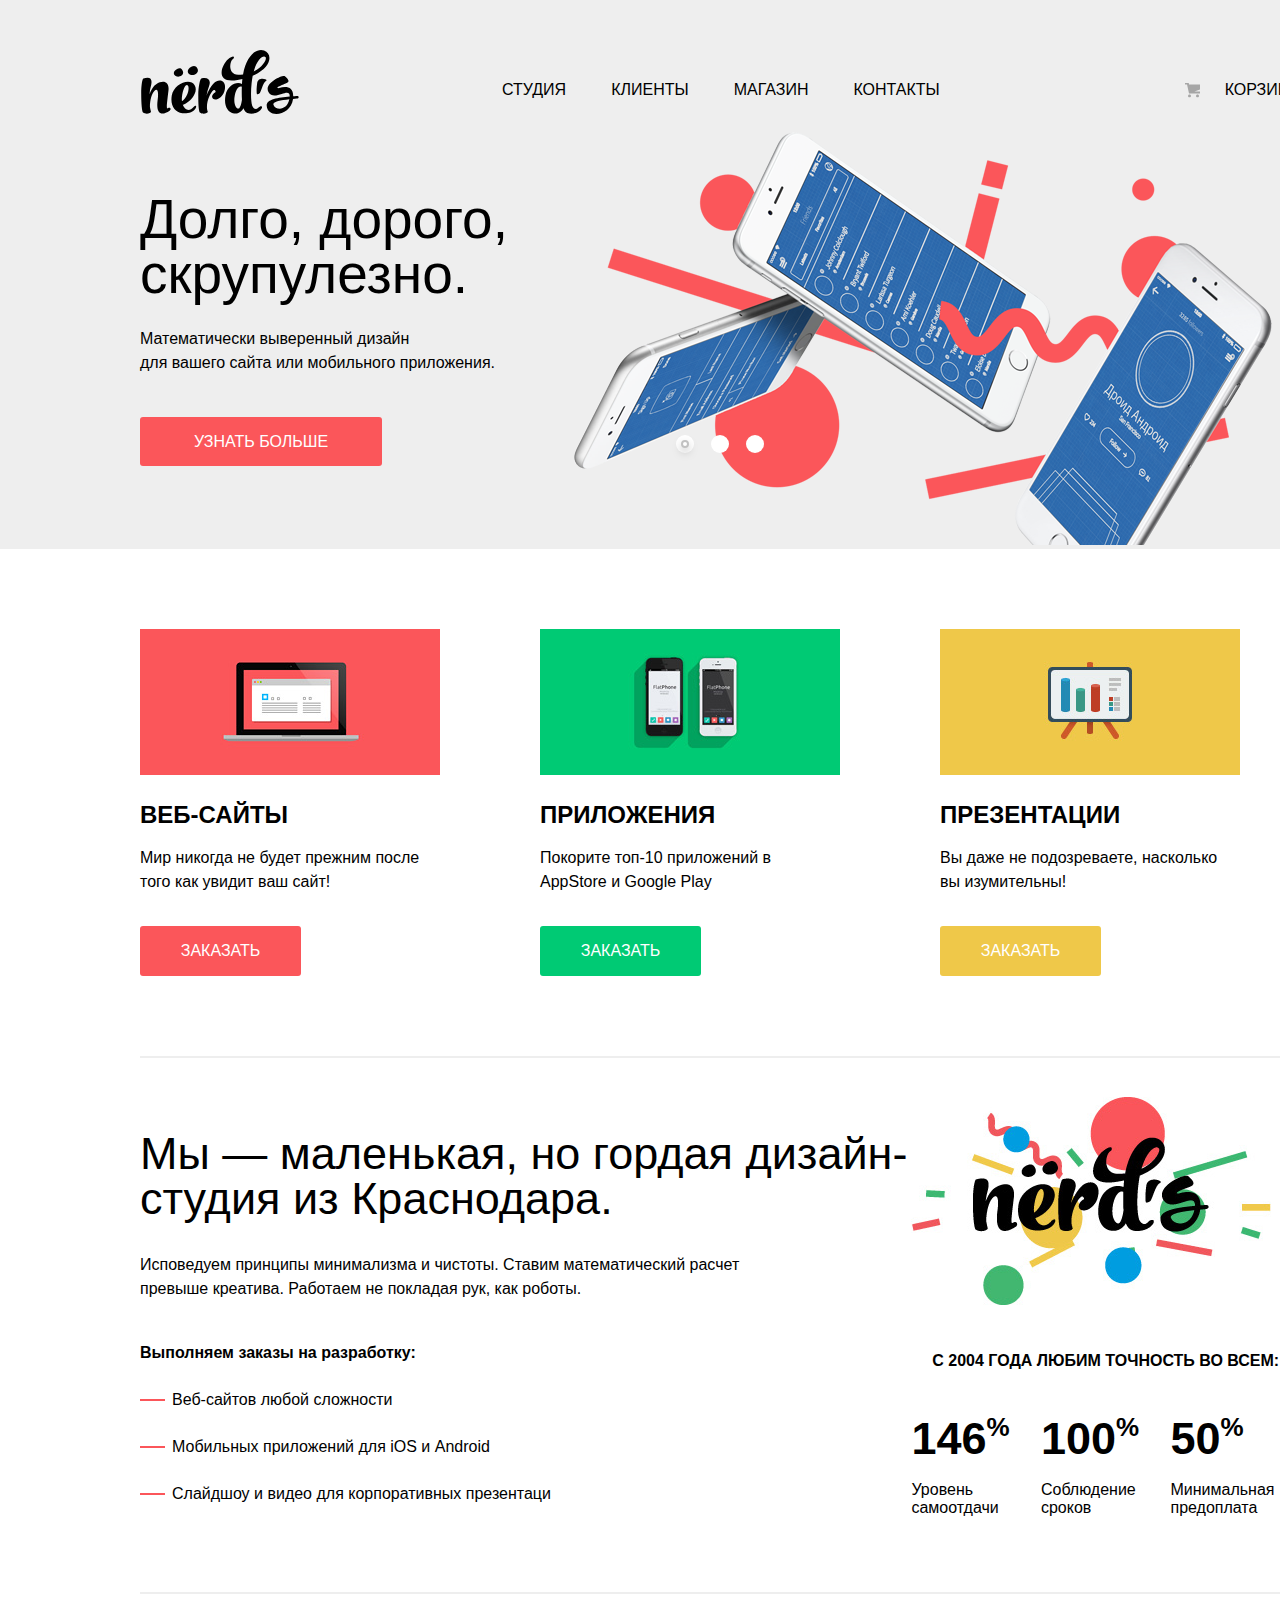
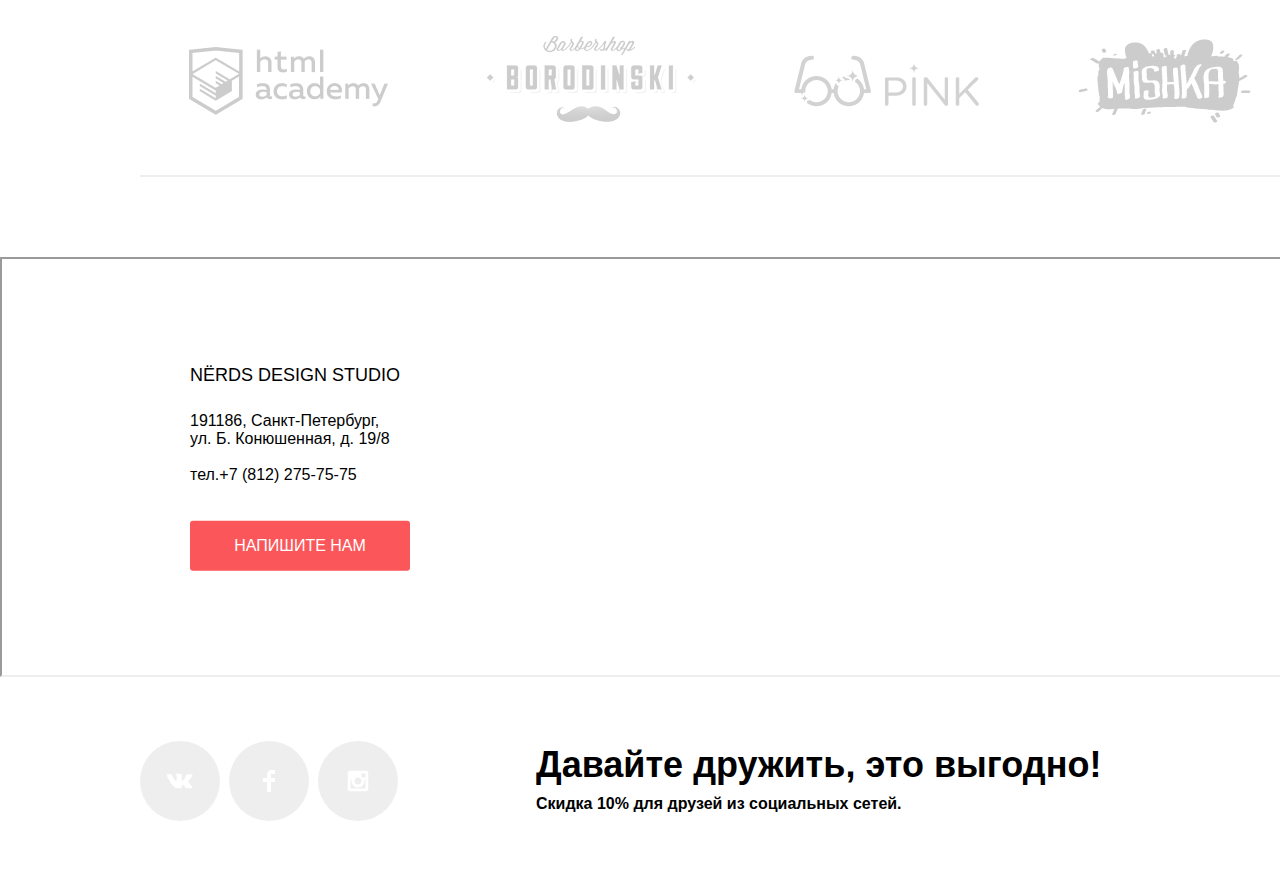
<file: index.html>
<!DOCTYPE html>
<html class="page" lang="ru">
  <head>
    <meta charset="utf-8">
    <title>HTML Academy: Нёрдс</title>
    <link rel="stylesheet" href="css/normalize.css">
    <link rel="stylesheet" href="css/style.min.css">
    <link rel="icon" href="favicon.ico">
    <link rel="apple-touch-icon" href="favicon/180.png">
    <link rel="manifest" href="manifest.webmanifest">
  </head>

  <body class="page-body">
    
    <header class="main-header">
      <div class="container">
        <div class="logo"> 
          <a class="main-header-logo">
            <img src="img/nerds-logo.svg" width="160" height="65" alt="Логотип дизайн-студии Нердс">
          </a>
        </div>
        <nav class="main-navigation">        
          <ul class="list-unstyle site-navigation">
            <li><a href="#">Студия</a></li>
            <li><a href="#">Клиенты</a></li>
            <li><a href="catalog.html">Магазин</a></li>
            <li><a href="#">Контакты</a></li>
          </ul>       
        </nav>
        <div class="basket">
          <a class="site-link" href="basket.html">Корзина</a>
        </div>  
      </div>
    </header>
      
    <main>
      <h1 class="visually-hidden">Дизайн-студия "Нердс"</h1> 
      <div class="slider">
        <ul class="slider-list list-unstyle container">           
          <li class="slider-itm slider-1 slide slide-active"> 
            <p class="slider-text">Долго, дорого,<br>
             скрупулезно.</p> 
            <p class="slider-text-mini">Математически выверенный дизайн<br>
             для вашего сайта или мобильного приложения.</p>
            <a aria-label="Переход на страницу Каталога" class="push-button btn-slide" href="catalog.html">УЗНАТЬ БОЛЬШЕ</a>   
          </li>
          <li class="slider-itm img2 slide">  
            <p class="slider-text">Любим математику <br>
             как никто другой</p> 
            <p class="slider-text-mini">Никакого креатива, только математические формулы <br>
             для расчета идеальных пропорций</p>
            <a aria-label="Переход на страницу Каталога" class="push-button btn-slide" href="catalog.html">УЗНАТЬ БОЛЬШЕ</a>        
          </li>
          <li class="slider-itm img3 slide">   
            <p class="slider-text">Только ночь, <br>
             только хардкор</p> 
            <p class="slider-text-mini">Работать днем, как все? Мы против этого. <br>
             Ближе к полуночи работа только начинается..</p>
            <a aria-label="Переход на страницу Каталога" class="push-button btn-slide" href="catalog.html">УЗНАТЬ БОЛЬШЕ</a>
          </li>
        </ul>
        <div class="slider-controls">
          <button class="current" type="button" aria-label="Первый слайд"></button>
          <button type="button" aria-label="Второй слайд"></button>
          <button type="button" aria-label="Третий слайд"></button>
        </div>              
      </div>   
       
      <section class="services container">    
        <ul class="list-unstyle services-list">
          <li class="services-item">            
            <div class="block-web"></div>      
            <h3>Веб-сайты</h3>
            <p>Мир никогда не будет прежним после того как увидит ваш сайт!</p>
            <a aria-label="переход в корзину покупок" class="push-button btn-" href="#">Заказать</a>
          </li>
          <li class="services-item">
            <div class="block-apps"></div>
            <h3>Приложения</h3>
            <p>Покорите топ-10 приложений в AppStore и Google Play</p>
            <a aria-label="переход в корзину покупок" class="push-button btn-green" href="#">Заказать</a>
          </li>
          <li class="services-item">
            <div class="block-presentation"></div>
            <h3>Презентации</h3>
            <p>Вы даже не подозреваете, насколько вы изумительны!</p>
            <a aria-label="переход в корзину покупок" class="push-button btn-yellow" href="#">Заказать</a>
          </li>
        </ul>
      </section>
      
      <section class="advantage container"> 
        <div class="advantage-text">
          <h2>Мы — маленькая, но гордая дизайн-студия из Краснодара.</h2>
          <p>
            Исповедуем принципы минимализма и чистоты. Ставим математический расчет <br>
            превыше креатива. Работаем не покладая рук, как роботы.     
          </p>
          <h4>Выполняем заказы на разработку:</h4>
          <ul class="list-unstyle">
            <li class="advatage-itm">Веб-сайтов любой сложности</li>
            <li class="advatage-itm">Мобильных приложений для iOS и Android</li>
            <li class="advatage-itm">Слайдшоу и видео для корпоративных презентаци</li>
          </ul>
        </div>
        
        <div class="advantage-tabl">
          <div class="advantage-img">
            <img src="img/nerds-illustration.jpg" alt="Иллюстрация">
          </div>             
          <h4>с 2004 года Любим точность во всем:</h4>
          <ul class="advantage-list list-unstyle">
            <li class="advantage-number">146<span class="advantage-percent">%</span>
              <p>Уровень самоотдачи</p>
            </li>
            <li class="advantage-number">100<span class="advantage-percent">%</span>
              <p>Соблюдение сроков</p>
            </li>
            <li class="advantage-number">50<span class="advantage-percent">%</span>
              <p>Минимальная предоплата</p>
            </li>
          </ul>
        </div>
      </section>
      
      <div class="projects container">
        <ul class="projects-list list-unstyle">
          <li class="projects-item">
            <a aria-label="Переход на сайт HTML Academy" href="https://htmlacademy.ru/intensive/htmlcss">
              <img src="img/logo-htmlacadeny.png" width="199" height="68" alt="Логотип HTML Academy">
            </a>
          </li>
          <li class="projects-item">
            <a>
              <img src="img/logo-borodinski.png" width="209" height="90" alt="Логотип Borodinski">
            </a>
          </li>
          <li class="projects-item">
            <a>
              <img src="img/logo-pink.png" width="185" height="52" alt="Логотип Pink">
            </a>
          </li>
          <li class="projects-item">
            <a>
              <img src="img/logo-mishka.png" width="173" height="84" alt="Логотип Mishka">  
            </a>               
          </li>    
        </ul>
      </div>

      <section class="contacts">
        <img class="contacts-map" src="img/map.jpg" width="1440" height="416" alt="Офис компании по адресу ул. Большая Конюшенная 19/8, Санкт-Петербург">  
        <iframe src="https://www.google.com/maps/embed?pb=!1m18!1m12!1m3!1d1998.6037872533216!2d30.320858716066727!3d59.93871648187625!2m3!1f0!2f0!3f0!3m2!1i1024!2i768!4f13.1!3m3!1m2!1s0x4696310fca145cc1%3A0x42b32648d8238007!2z0JHQvtC70YzRiNCw0Y8g0JrQvtC90Y7RiNC10L3QvdCw0Y8g0YPQuy4sIDE5LzgsINCh0LDQvdC60YIt0J_QtdGC0LXRgNCx0YPRgNCzLCAxOTExODY!5e0!3m2!1sru!2sru!4v1615476993012!5m2!1sru!2sru"
          width="1440" 
          height="416" 
          allowfullscreen title="Офис компании по адресу ул. Большая Конюшенная 19/8, Санкт-Петербург"
          class="map-frame"
        >  
        </iframe>
        <div class="contacts-block">
          <h3>NЁRDS DESIGN STUDIO</h3>
          <p>191186, Санкт-Петербург,<br>
            ул. Б. Конюшенная, д. 19/8 <br>
            <br>
            тел.<a class="contacts-phone" href="tel:+7812757575">+7 (812) 275-75-75</a>
          </p>
          <a aria-label="переход в модальное окно контактов" class="push-button btn-contacts" id="#">Напишите нам</a>
        </div>
      </section>
    </main>
     
    <footer class="main-footer container">  
      <div class="social">
        <ul class="list-unstyle">
          <li>
            <a class="social-button" href="#">            
              <span class="visually-hidden">Вконтакте</span>
              <svg aria-hidden="true" focusable="false" width="27" height="15" viewBox="0 0 27 15">
              <path d="M16.138 11.51C17.094 11.201 18.318 13.55 19.621 14.449C20.599 15.13 21.348 14.983 21.348 14.983L24.821 14.933C24.821 14.933 26.636 14.821 25.778 13.379C25.707 13.259 25.275 12.31 23.193 10.357C21.016 8.31404 21.311 8.64504 23.932 5.11304C25.529 2.96004 26.168 1.64504 25.968 1.08504C25.776 0.546037 24.603 0.686037 24.603 0.686037L20.69 0.713037C20.309 0.714037 19.986 0.832037 19.839 1.22804C19.836 1.23204 19.218 2.89404 18.394 4.30704C16.653 7.29604 15.958 7.45504 15.67 7.26804C15.009 6.83504 15.176 5.53104 15.176 4.60404C15.176 1.70704 15.608 0.499037 14.33 0.187037C13.903 0.0830374 13.591 0.0150374 12.502 0.00503741C11.11 -0.0159626 9.92797 0.00503743 9.25797 0.334037C8.81297 0.557037 8.47197 1.04604 8.67897 1.07404C8.93897 1.10904 9.52197 1.23404 9.83397 1.66004C10.235 2.21204 10.223 3.44904 10.223 3.44904C10.223 3.44904 10.452 6.86004 9.68297 7.28304C9.15497 7.57304 8.43297 6.98104 6.87997 4.26704C6.08697 2.87904 5.48797 1.34504 5.48797 1.34504C5.48797 1.34504 5.37197 1.06004 5.16197 0.904037C4.91197 0.719037 4.56197 0.660037 4.56197 0.660037L0.84797 0.684037C0.84797 0.684037 0.28997 0.700037 0.0849697 0.946037C-0.0970303 1.16404 0.0699697 1.61404 0.0699697 1.61404C0.0699697 1.61404 2.97897 8.49504 6.27297 11.961C9.29297 15.143 12.725 14.932 12.725 14.932H14.28C14.28 14.932 14.749 14.878 14.989 14.62C15.213 14.38 15.203 13.929 15.203 13.929C15.203 13.929 15.172 11.82 16.138 11.51Z" 
                fill="var(--basic-white)"/>
              </svg>
            </a>
          </li>
          <li>
            <a class="social-button" href="#">
              <span class="visually-hidden">Фейсбук</span>
              <svg aria-hidden="true" focusable="false" width="12" height="22" viewBox="0 0 12 22">
              <path d="M12 4V0H8C5.79086 0 4 1.79086 4 4V8H0V12H4V22H8V12H12V8H8V4H12Z" 
                fill="var(--basic-white)"/>
              </svg>
            </a>
          </li>
          <li>
            <a class="social-button" href="#">
              <span class="visually-hidden">Инстаграм</span>
              <svg aria-hidden="true" focusable="false" width="21" height="21" viewBox="0 0 21 21">
              <path fill-rule="evenodd" clip-rule="evenodd" d="M3 0H18C19.65 0 21 1.35 21 3V18C21 19.65 19.65 21 18 21H3C1.35 21 0 19.65 0 18V3C0 1.35 1.35 0 3 0ZM14 10.5C14 8.57 12.43 7 10.5 7C8.57 7 7 8.57 7 10.5C7 12.43 8.57 14 10.5 14C12.43 14 14 12.43 14 10.5ZM3 18V9H4.181C4.0626 9.49127 4.00186 9.99467 4 10.5C4 14.0899 6.91015 17 10.5 17C14.0899 17 17 14.0899 17 10.5C16.9986 9.99464 16.9379 9.49118 16.819 9H18V18H3ZM14 7H18V3H14V7Z" 
                fill="var(--basic-white)"/>
              </svg>              
            </a>
          </li>
        </ul>  
      </div>  
      <div class="text-footer">
        <h2>Давайте дружить, это выгодно!</h2>
        <p>Скидка 10% для друзей из социальных сетей.</p>
      </div>
    </footer>

    <div class="appoiment appoiment-login">
      <form class="appoiment-form" action="https://echo.htmlacademy.ru/courses" method="post">
        <h2>Напишите нам</h2> 
        <div class="appoiment-item">
          <p class="appoiment-fm">
            <label for="login">Ваше имя:</label>        
            <input type="text" id="login" value="Имя Фамилия"> 
          </p> 
          <p class="appoiment-fm">     
            <label class="email" for="email">Ваше email:</label>       
            <input type="text" id="email" value="email@example.com">  
          </p> 
        </div>
        <p class="appoiment-item">        
          <label class="letter" for="info">Текст письма:</label>      
          <textarea name="info" id="info" rows="4">В свободной форме</textarea>  
        </p>   
        <button class="push-button btn-form" type="submit" value="">Отправить</button>                   
      </form> 
      <a class="appoiment-close">
        <span class="visually-hidden">Закрыть</span>
        <svg width="21" height="21" viewBox="0 0 21 21">
        <g clip-path="url(#clip0)">
        <path d="M13.3391 10.5088L20.7163 3.13165C21.1056 2.74233 21.1056 2.1058 20.7163 1.71647L19.3011 0.300294C18.9118 -0.0890303 18.2752 -0.0890303 17.8859 0.300294L10.5088 7.67844L3.13163 0.301295C2.7423 -0.0880295 2.10577 -0.0880295 1.71645 0.301295L0.301271 1.71647C-0.0880537 2.1058 -0.0880537 2.74233 0.301271 3.13165L7.67842 10.5088L0.301271 17.8859C-0.0880537 18.2753 -0.0880537 18.9118 0.301271 19.3011L1.71745 20.7163C2.10678 21.1056 2.74331 21.1056 3.13263 20.7163L10.5098 13.3392L17.8869 20.7163C18.2762 21.1056 18.9128 21.1056 19.3021 20.7163L20.7173 19.3011C21.1066 18.9118 21.1066 18.2753 20.7173 17.8859L13.3391 10.5088Z" 
          fill="#fb565a" fill-opacity="0.3"/>
        </g>
        <defs>
          <clipPath id="clip0">
            <rect width="21" height="21" fill="white"/>
          </clipPath>
        </defs>
        </svg>
      </a>      
    </div>
   
    <script src="js/popup.min.js"></script>
    <script src="js/map.min.js"></script>
  
  </body>
 
</html>
</file>
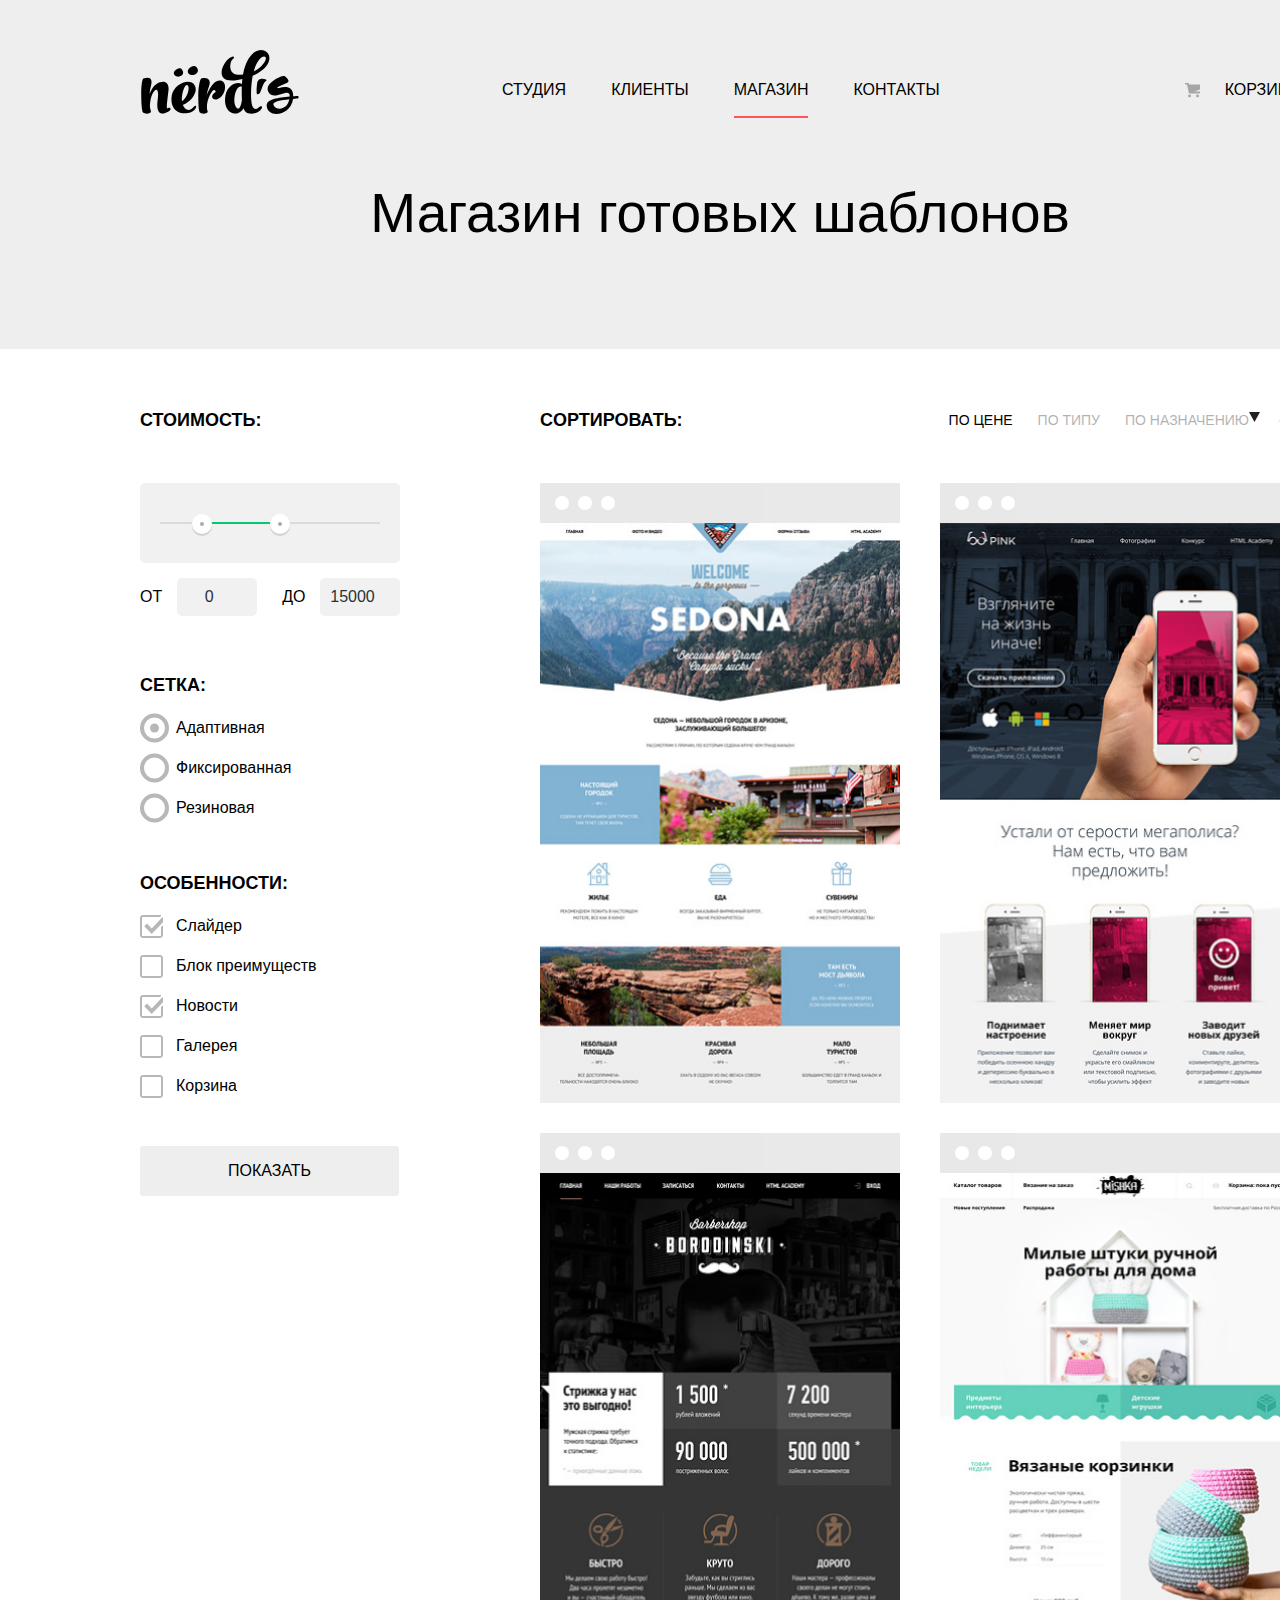
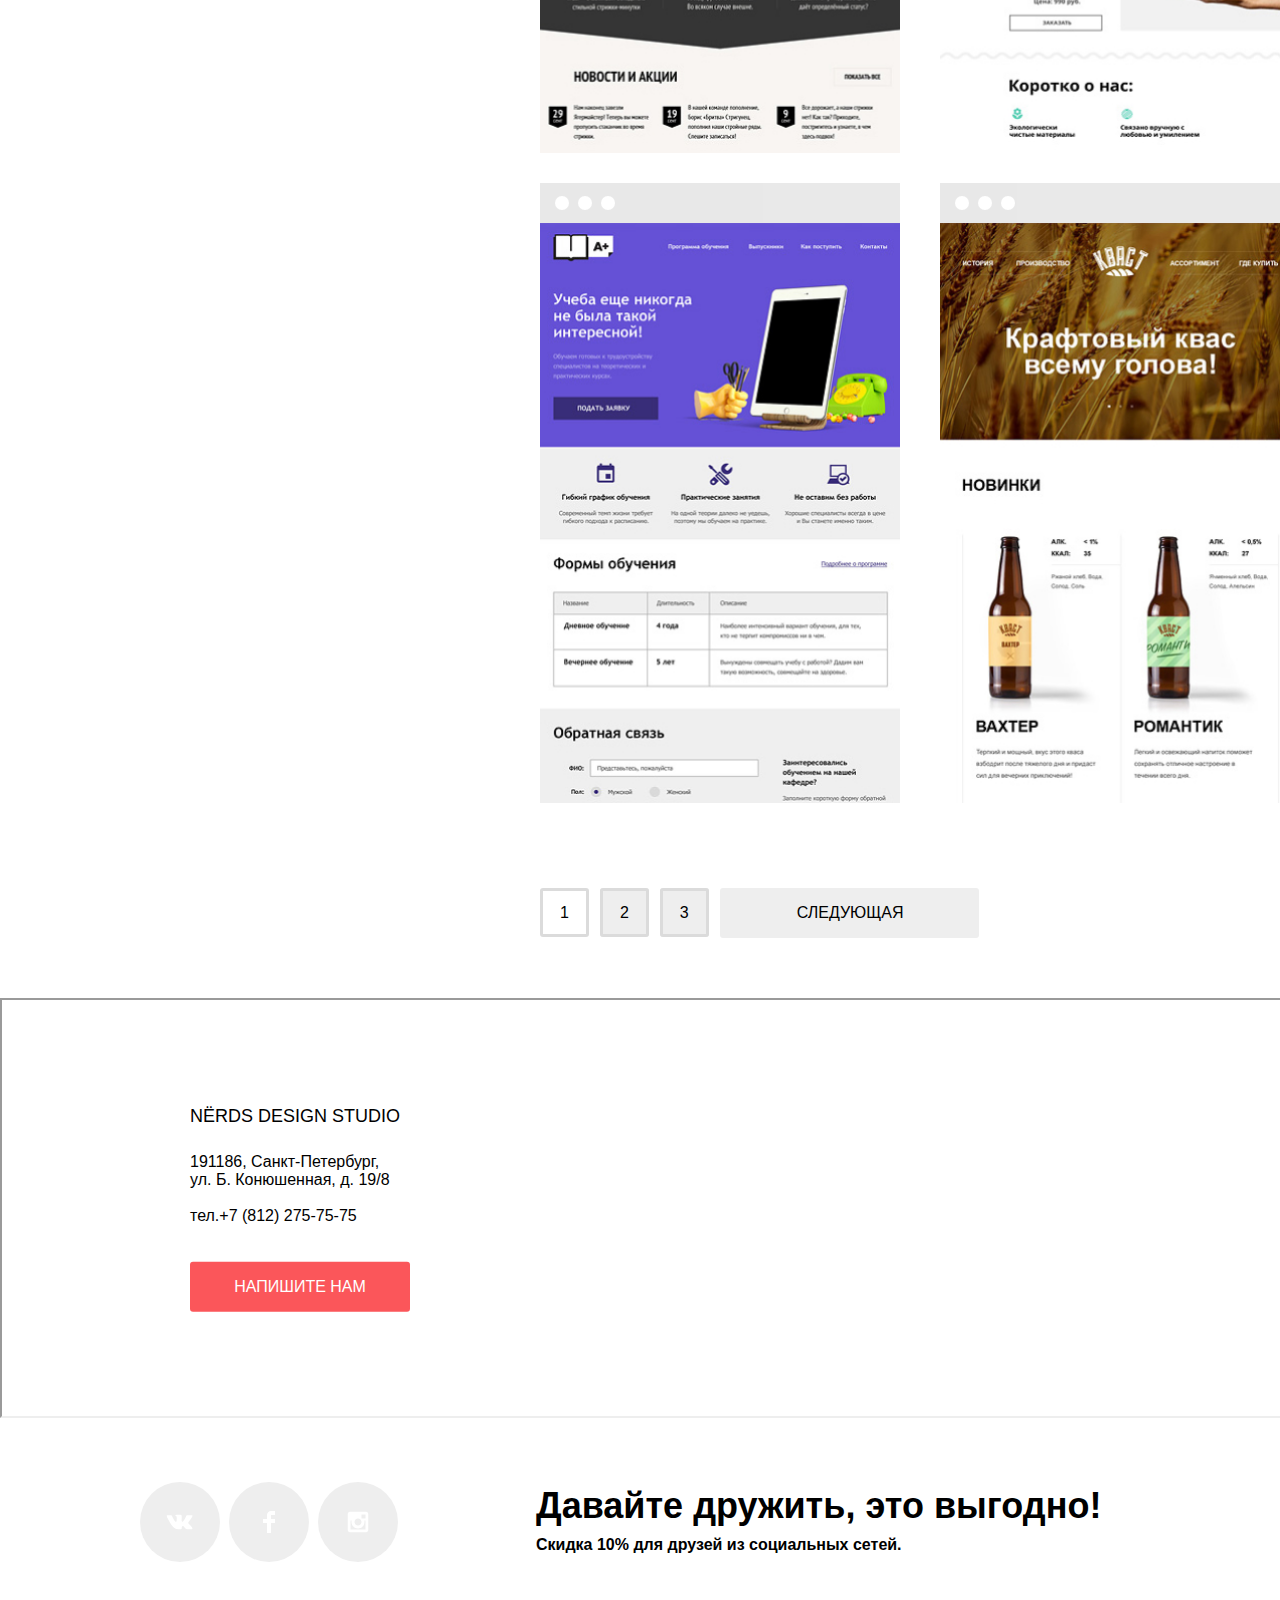
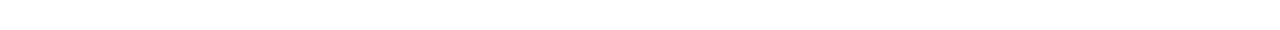
<file: catalog.html>
<!DOCTYPE html>
<html class="page" lang="ru">
  <head>
    <meta charset="utf-8">
    <title>HTML Academy: Нёрдс</title>
    <link rel="stylesheet" href="css/normalize.css">
    <link rel="stylesheet" href="css/style.min.css">
    <link rel="icon" href="favicon.ico">
    <link rel="apple-touch-icon" href="favicon/180.png">
    <link rel="manifest" href="manifest.webmanifest">
  </head>

  <body class="page-body">

    <header class="main-header">
      <div class="container">
        <div class="logo"> 
          <a class="main-header-logo logo-catalog" href="index.html">
            <img src="img/nerds-logo.svg" width="160" height="65" alt="Логотип дизайн-студии Нердс">
          </a>
        </div>
        <nav class="main-navigation">        
          <ul class="list-unstyle site-navigation">
            <li><a href="#">Студия</a></li>
            <li><a href="#">Клиенты</a></li>
            <li><a class="site-navigation-current" href="#">Магазин</a></li>
            <li><a href="#">Контакты</a></li>
          </ul>       
        </nav>
        <div class="basket">
          <a class="site-link" href="basket.html">Корзина</a>
        </div>  
      </div>
    </header>
  
    <main >
      <h1 class="main-heading">Магазин готовых шаблонов</h1> 
      <div class="page-catalog container"> 
        <form class="filters" method="get" action="https://echo.htmlacademy.ru" target="_blank">
          <fieldset class="filter-item">
            <legend>Стоимость:</legend>
            <div class="range-filter">
              <div class="range-controls">
                <div class="scale">
                  <div class="bar">
                  </div>
                </div>
                <div class="toggle toggle-min" tabindex="0">
                </div>
                <div class="toggle toggle-max" tabindex="0">
                </div>
              </div>
              <div class="price-controls">
                <label class="min-price">
                  ОТ <input type="number" name="min-price" value="0">
                </label>
                <label class="max-price">
                  ДО <input type="number" name="max-price" value="15000">
                </label>
              </div>
            </div>
          </fieldset>      
          
          <fieldset class="filter">
            <legend>Сетка:</legend>
            <ul class="list-unstyle">
              <li class="filter-option filter-radio">
                <input class="visually-hidden filter-input-radio filter-input" type="radio" name="product-group" value="adaptive" id="filter-adaptive" checked>
                <label for="filter-adaptive">Адаптивная</label>
              </li>
              <li class="filter-option filter-radio">
                <input class="visually-hidden filter-input-radio filter-input" type="radio" name="product-group" value="fixed" id="filter-fixed" >
                <label for="filter-fixed">Фиксированная</label>
              </li>
              <li class="filter-option filter-radio">
                <input class="visually-hidden filter-input-radio filter-input" type="radio" name="product-group" value="strech" id="filter-strech">
                <label for="filter-strech">Резиновая</label>
              </li>
            </ul>
          </fieldset> 

          <fieldset class="filter">
            <legend>Особенности:</legend>          
            <ul class="list-unstyle">
              <li class="filter-option filter-checkbox">
                <input class="visually-hidden filter-input-checkbox" type="checkbox" name="slider" id="filter-slider" checked>
                <label for="filter-slider">Слайдер</label>
              </li>
              <li class="filter-option filter-checkbox">
                <input class="visually-hidden filter-input-checkbox" type="checkbox" name="edge" id="filter-edge">
                <label for="filter-edge">Блок преимуществ</label>
              </li>
              <li class="filter-option filter-checkbox">
                <input class="visually-hidden filter-input-checkbox" type="checkbox" name="news" id="filter-news" checked>
                <label for="filter-news">Новости</label>
              </li>
              <li class="filter-option filter-checkbox">
                <input class="visually-hidden filter-input-checkbox" type="checkbox" name="gallery" id="filter-gallery">
                <label for="filter-gallery">Галерея</label>
              </li>
              <li class="filter-option filter-checkbox">
                <input class="visually-hidden filter-input-checkbox" type="checkbox" name="basker" id="filter-basker">
                <label for="filter-basker">Корзина</label>
              </li>            
            </ul>
          </fieldset> 
          <button class="btn-gray" type="submit">Показать</button>             
          
        </form>

        <div class="products">  
          <section class="breadcrumbs">  
            <h2 class="breadcrumbs-title">Cортировать:</h2>
            <ul class="list-unstyle">
              <li>
                <a class="breadcrumbs-link" href="#">По цене</a>
              </li>
              <li>
                <a class="breadcrumbs-link breadcrumbs-ncurrent" href="#">По типу</a>
              </li>
              <li>
                <a class="breadcrumbs-link breadcrumbs-ncurrent" href="#">По назначению</a>
              </li> 
            </ul> 
            <div class="breadcrumbs-nav">
              <a>
                <span class="visually-hidden">Вниз</span>
                <svg width="11" height="10" viewBox="0 0 11 10">
                  <path d="M5.5 10L0 0H11" fill="#231f20" fill-opacity="1"/>
                </svg>              
              </a>            
              <a>
                <span class="visually-hidden">Вверх</span>
                <svg width="11" height="10" viewBox="0 0 11 10">
                <path d="M5.5 0L0 10H11L5.5 0Z" fill="#a6a6a6" fill-opacity="0.2"/>
                </svg>
              </a>  
            </div>
          </section> 

          <section class="catalog"> 
            <ul class="catalog-list list-unstyle">
              <li class="catalog-item">
                <div class="card-head">
                  <ul class="card-path list-unstyle">
                    <li></li>
                    <li></li>
                    <li ></li>
                  </ul>
                </div>
                <div class="modal-list catalog-price">
                  <a aria-label="Подробнее о сайте Sedona здесь" href="#"><h2>Sedona</h2></a>            
                  <p>Информационный сайт для туристов</p>
                  <a aria-label="Добавить в корзину сайт Sedona" class="btn-card" href="#">9 900 ₽</a>                          
                </div> 
                <img class="card-img" src="img/img-sedona.jpg" width="360" height="580" alt="Стартовая страница сайта Sedona">
              </li>
              <li class="catalog-item">
                <div class="card-head">
                  <ul class="card-path list-unstyle">
                    <li></li>
                    <li></li>
                    <li></li>
                  </ul>
                </div>
                <div class="modal-list catalog-price">
                  <a aria-label="Подробнее о сайте Pink App здесь" href="#"><h2>Pink App</h2></a>            
                  <p>Продуктовый лендинг
                    приложения для iOS и Android
                  </p>
                  <a aria-label="Добавить в корзину сайт Pink App" class="btn-card" href="#">9 900 ₽</a> 
                </div> 
                <img class="card-img" src="img/img-pink.jpg" width="360" height="580" alt="Стартовая страница сайта Pink App">
              </li>
              <li class="catalog-item"> 
                <div class="card-head">
                  <ul class="card-path list-unstyle">
                    <li></li>
                    <li></li>
                    <li></li>
                  </ul>
                </div>
                <div class="modal-list catalog-price">
                  <a aria-label="Подробнее о сайте Barbershop здесь" href="#"><h2>Barbershop</h2></a>            
                  <p>Сайт салона красоты.
                    Для мужчин, да.
                  </p>
                  <a aria-label="Добавить в корзину сайт Barbershopp" class="btn-card" href="#">9 900 ₽</a> 
                </div>
                <img class="card-img" src="img/img-barbershop.jpg" width="360" height="580" alt="Стартовая страница сайта Barbershopp">
              </li>
              <li class="catalog-item">
                <div class="card-head">
                  <ul class="card-path list-unstyle">
                    <li></li>
                    <li></li>
                    <li></li>
                  </ul>
                </div>
                <div class="modal-list catalog-price">              
                  <a aria-label="Подробнее о сайте MISHKA здесь" href="#"><h2>MISHKA</h2></a>            
                  <p>Интернет-магазин
                    вязаных игрушек
                  </p>
                  <a aria-label="Добавить в корзину сайт MISHKA" class="btn-card" href="#">9 900 ₽</a>  
                </div> 
                <img class="card-img" src="img/img-mishka.jpg" width="360" height="580" alt="Стартовая страница сайта MISHKA">
              </li> 
              <li class="catalog-item">
                <div class="card-head">
                  <ul class="card-path list-unstyle">
                    <li></li>
                    <li></li>
                    <li></li>
                  </ul>
                </div>
                <div class="modal-list catalog-price">   
                  <a aria-label="Подробнее о сайте A Plus здесь" href="#"><h2>A Plus</h2></a>            
                  <p>Лендинг курсов повышения
                    квалификации
                  </p>
                  <a aria-label="Добавить в корзину сайт A Plus" class="btn-card" href="#">9 900 ₽</a> 
                </div> 
                <img class="card-img" src="img/img-aplus.jpg" width="360" height="580" alt="Стартовая страница сайта A Plus">
              </li>
              <li class="catalog-item">
                <div class="card-head">
                  <ul class="card-path list-unstyle">
                    <li></li>
                    <li></li>
                    <li></li>
                  </ul>
                </div>
                <div class="modal-list catalog-price"> 
                  <a aria-label="Подробнее о сайте КВАСТ здесь" href="#"><h2>КВАСТ</h2></a>            
                  <p>Промо-сайт производителя
                    крафтового кваса
                  </p>
                  <a aria-label="Добавить в корзину сайт КВАСТ" class="btn-card" href="#">9 900 ₽</a> 
                </div>
                <img class="card-img" src="img/img-kvast.jpg" width="360" height="580" alt="Стартовая страница сайта КВАСТ">
              </li>              
            </ul>   
          </section>

          <div class="pagination">
            <ul class="pagination-list list-unstyle">
              <li class="pagination-item pagination-item-current">
                <a>1</a>
              </li>
              <li class="pagination-item">
                <a href="#">2</a>
              </li>
              <li class="pagination-item">
                <a href="#">3</a>
              </li>                             
            </ul>
            <a class="push-button btn-pagination" href="#">Следующая</a> 
          </div>       
        </div>
      </div>

      <section class="contacts">
        <img class="contacts-map" src="img/map.jpg" width="1440" height="416" alt="Карта">  
        <iframe
          src="https://www.google.com/maps/embed?pb=!1m18!1m12!1m3!1d1998.6037872533216!2d30.320858716066727!3d59.93871648187625!2m3!1f0!2f0!3f0!3m2!1i1024!2i768!4f13.1!3m3!1m2!1s0x4696310fca145cc1%3A0x42b32648d8238007!2z0JHQvtC70YzRiNCw0Y8g0JrQvtC90Y7RiNC10L3QvdCw0Y8g0YPQuy4sIDE5LzgsINCh0LDQvdC60YIt0J_QtdGC0LXRgNCx0YPRgNCzLCAxOTExODY!5e0!3m2!1sru!2sru!4v1615476993012!5m2!1sru!2sru"
          width="1440" 
          height="416" 
          allowfullscreen title="Офис компании по адресу ул. Большая Конюшенная 19/8, Санкт-Петербург"
          class="map-frame"
        >
        </iframe>
        <div class="contacts-block">
          <h3>NЁRDS DESIGN STUDIO</h3>
          <p>191186, Санкт-Петербург,<br>
            ул. Б. Конюшенная, д. 19/8 <br>
            <br>
            тел.<a class="contacts-phone" href="tel:+7812757575">+7 (812) 275-75-75</a>
          </p>
          <a aria-label="переход в модальное окно контактов" class="push-button btn-contacts" id="#">Напишите нам</a>
        </div>
      </section>

    </main>

    <footer class="main-footer container">  
      <div class="social">
        <ul class="list-unstyle">
          <li>
            <a class="social-button" href="#">      
              <span class="visually-hidden">Вконтакте</span>
              <svg aria-hidden="true" focusable="false" width="27" height="15" viewBox="0 0 27 15">
              <path d="M16.138 11.51C17.094 11.201 18.318 13.55 19.621 14.449C20.599 15.13 21.348 14.983 21.348 14.983L24.821 14.933C24.821 14.933 26.636 14.821 25.778 13.379C25.707 13.259 25.275 12.31 23.193 10.357C21.016 8.31404 21.311 8.64504 23.932 5.11304C25.529 2.96004 26.168 1.64504 25.968 1.08504C25.776 0.546037 24.603 0.686037 24.603 0.686037L20.69 0.713037C20.309 0.714037 19.986 0.832037 19.839 1.22804C19.836 1.23204 19.218 2.89404 18.394 4.30704C16.653 7.29604 15.958 7.45504 15.67 7.26804C15.009 6.83504 15.176 5.53104 15.176 4.60404C15.176 1.70704 15.608 0.499037 14.33 0.187037C13.903 0.0830374 13.591 0.0150374 12.502 0.00503741C11.11 -0.0159626 9.92797 0.00503743 9.25797 0.334037C8.81297 0.557037 8.47197 1.04604 8.67897 1.07404C8.93897 1.10904 9.52197 1.23404 9.83397 1.66004C10.235 2.21204 10.223 3.44904 10.223 3.44904C10.223 3.44904 10.452 6.86004 9.68297 7.28304C9.15497 7.57304 8.43297 6.98104 6.87997 4.26704C6.08697 2.87904 5.48797 1.34504 5.48797 1.34504C5.48797 1.34504 5.37197 1.06004 5.16197 0.904037C4.91197 0.719037 4.56197 0.660037 4.56197 0.660037L0.84797 0.684037C0.84797 0.684037 0.28997 0.700037 0.0849697 0.946037C-0.0970303 1.16404 0.0699697 1.61404 0.0699697 1.61404C0.0699697 1.61404 2.97897 8.49504 6.27297 11.961C9.29297 15.143 12.725 14.932 12.725 14.932H14.28C14.28 14.932 14.749 14.878 14.989 14.62C15.213 14.38 15.203 13.929 15.203 13.929C15.203 13.929 15.172 11.82 16.138 11.51Z" 
                fill="var(--basic-white)"/>
              </svg>
            </a>
          </li>
          <li>
            <a class="social-button" href="#">
              <span class="visually-hidden">Фейсбук</span>
              <svg aria-hidden="true" focusable="false" width="12" height="22" viewBox="0 0 12 22">
              <path d="M12 4V0H8C5.79086 0 4 1.79086 4 4V8H0V12H4V22H8V12H12V8H8V4H12Z" 
                fill="var(--basic-white)"/>
              </svg>
            </a>
          </li>
          <li>
            <a class="social-button" href="#">
              <span class="visually-hidden">Инстаграм</span>
              <svg aria-hidden="true" focusable="false" width="21" height="21" viewBox="0 0 21 21">
              <path fill-rule="evenodd" clip-rule="evenodd" d="M3 0H18C19.65 0 21 1.35 21 3V18C21 19.65 19.65 21 18 21H3C1.35 21 0 19.65 0 18V3C0 1.35 1.35 0 3 0ZM14 10.5C14 8.57 12.43 7 10.5 7C8.57 7 7 8.57 7 10.5C7 12.43 8.57 14 10.5 14C12.43 14 14 12.43 14 10.5ZM3 18V9H4.181C4.0626 9.49127 4.00186 9.99467 4 10.5C4 14.0899 6.91015 17 10.5 17C14.0899 17 17 14.0899 17 10.5C16.9986 9.99464 16.9379 9.49118 16.819 9H18V18H3ZM14 7H18V3H14V7Z" 
                fill="var(--basic-white)"/>
              </svg>              
            </a>
          </li>
        </ul>  
      </div>  
      <div class="text-footer">
        <h2>Давайте дружить, это выгодно!</h2>
        <p>Скидка 10% для друзей из социальных сетей.</p>
      </div>
    </footer>

    <div class="appoiment appoiment-login">
      <form class="appoiment-form" action="https://echo.htmlacademy.ru/courses" method="post">
        <h2>Напишите нам</h2> 
        <div class="appoiment-item">
          <p class="appoiment-fm">
            <label for="login">Ваше имя:</label>        
            <input type="text" id="login" value="Имя Фамилия"> 
          </p> 
          <p class="appoiment-fm">     
            <label class="email" for="email">Ваше email:</label>       
            <input type="text" id="email" value="email@example.com">  
          </p> 
        </div>
        <p class="appoiment-item">        
          <label class="letter" for="info">Текст письма:</label>      
          <textarea name="info" id="info" rows="4">В свободной форме</textarea>  
        </p>   
        <button class="push-button btn-form" type="submit" value="">Отправить</button>                   
      </form> 
      <a class="appoiment-close">
        <span class="visually-hidden">Закрыть</span>
        <svg width="21" height="21" viewBox="0 0 21 21">
          <g clip-path="url(#clip0)">
            <path d="M13.3391 10.5088L20.7163 3.13165C21.1056 2.74233 21.1056 2.1058 20.7163 1.71647L19.3011 0.300294C18.9118 -0.0890303 18.2752 -0.0890303 17.8859 0.300294L10.5088 7.67844L3.13163 0.301295C2.7423 -0.0880295 2.10577 -0.0880295 1.71645 0.301295L0.301271 1.71647C-0.0880537 2.1058 -0.0880537 2.74233 0.301271 3.13165L7.67842 10.5088L0.301271 17.8859C-0.0880537 18.2753 -0.0880537 18.9118 0.301271 19.3011L1.71745 20.7163C2.10678 21.1056 2.74331 21.1056 3.13263 20.7163L10.5098 13.3392L17.8869 20.7163C18.2762 21.1056 18.9128 21.1056 19.3021 20.7163L20.7173 19.3011C21.1066 18.9118 21.1066 18.2753 20.7173 17.8859L13.3391 10.5088Z" 
              fill="#fb565a" fill-opacity="0.3"/>
          </g>
          <defs>
            <clipPath id="clip0">
              <rect width="21" height="21" fill="white"/>
            </clipPath>
          </defs>
        </svg>
      </a>      
    </div>

    <script src="js/popup.min.js"></script>
    <script src="js/map.min.js"></script>

  </body>
</html>
</file>
<file: css/style.min.css>
:root{--basic-black:#000000;--basic-white:#ffffff;--basic-dark:#eeeeee;--basic-modal:#444444;--buton-red:#fb565a;--buton-green:#00ca74;--buton-yellow:#efc849;--basic-neutral:#4d4d4d}body{font-family:"PT Sans Narrow","Arial",sans-serif}.page-body{max-width:1440px;min-width:960px;margin:0 auto;padding:0;font-family:"Roboto","Arial",sans-serif;font-size:16px;line-height:24px;font-weight:400;color:var(--basic-black);text-transform:none;background-position:top center;min-height:100%;display:-ms-grid;display:grid;-ms-grid-rows:-webkit-min-content 1fr -webkit-min-content;-ms-grid-rows:min-content 1fr min-content;grid-template-rows:-webkit-min-content 1fr -webkit-min-content;grid-template-rows:min-content 1fr min-content;-ms-flex-line-pack:start;align-content:start}a{text-decoration:none}.list-unstyle{list-style:none;margin:0 auto;padding-left:0}.container{width:1160px;margin:0 auto;padding:0}.visually-hidden{position:absolute;width:1px;height:1px;margin:-1px;border:0;padding:0;white-space:nowrap;-webkit-clip-path:inset(100%);clip-path:inset(100%);clip:rect(0 0 0 0);overflow:hidden}.main-header{background-color:var(--basic-dark);font-size:16px;line-height:30px;text-transform:uppercase}.main-header .container{display:-webkit-box;display:-ms-flexbox;display:flex;-webkit-box-align:end;-ms-flex-align:end;align-items:flex-end}.logo{width:160px;height:65px;margin-top:49px;margin-right:202px}.logo-catalog:active{opacity:.3}.basket{margin-left:auto;margin-bottom:9px}.site-navigation{display:-webkit-box;display:-ms-flexbox;display:flex;-ms-flex-wrap:wrap;flex-wrap:wrap;margin-bottom:9px}.site-navigation li:not(:last-of-type){margin-right:45px}.site-navigation li{position:relative}.site-navigation-current:before{position:absolute;display:block;content:"";height:2px;bottom:-13px;background-color:var(--buton-red);width:100%}.breadcrumbs a,.site-link,.site-navigation a{color:var(--basic-black)}.catalog-price h2:focus,.catalog-price h2:hover,.site-link:focus,.site-link:hover,.site-navigation a:focus,.site-navigation a:hover{color:var(--buton-red)}.site-link:active,.site-navigation a:active{opacity:.3}.site-link{position:relative;padding-left:40px}.site-link::before{content:"";position:absolute;top:50%;-webkit-transform:translateY(-50%);-ms-transform:translateY(-50%);transform:translateY(-50%);left:0;width:15px;height:15px;background-image:url(../img/cart-icon.svg)}.slide{display:none}.slide-active{display:block}.slider{background-color:var(--basic-dark);position:relative}.slider-itm{min-width:940px;padding-top:78px;padding-bottom:96px}.slider-1,.slider-2,.slider-3{background-image:url(../img/nerds-index-slide1.png);background-repeat:no-repeat;background-position:top right}.slider-2,.slider-3{background-image:url(../img/nerds-index-slide2.png)}.slider-3{background-image:url(../img/nerds-index-slide3.png)}.slider-text{margin:0 auto;font-weight:500;font-size:55px;line-height:55px}.slider-text-mini{margin-top:25px;margin-bottom:54px}.push-button{max-width:81px;padding:16px 40px;background-color:var(--buton-red);border-radius:3px;text-align:center;color:var(--basic-white);font-weight:500;font-size:16px;line-height:18px;vertical-align:middle;text-transform:uppercase}.btn-slide{min-width:132px;padding:16px 54px}.btn-slide:hover,.btn-sllide:focus{background-color:#e74246}.btn-slide:active{background-color:#d7373b}.slider-controls{position:absolute;bottom:96px;left:50%;-webkit-transform:translateX(-50%);-ms-transform:translateX(-50%);transform:translateX(-50%);display:-webkit-box;display:-ms-flexbox;display:flex;-ms-flex-wrap:wrap;flex-wrap:wrap;z-index:20}.slider-controls button:not(:last-of-type){margin-right:17px}.slider-controls button{padding:0;width:18px;height:18px;background-color:var(--basic-white);border-radius:50%;border-width:0}.slider-controls .current:before{position:absolute;content:"";left:5px;top:50%;width:4px;height:4px;border-radius:50%;border:2px solid #c1c1c1;-webkit-filter:drop-shadow(0 4px 4px rgba(0,0,0,.25));filter:drop-shadow(0 4px 4px rgba(0,0,0,.25));background-color:var(--basic-white);-webkit-transform:translateY(-50%);-ms-transform:translateY(-50%);transform:translateY(-50%)}.services{padding:80px 0;border-bottom:2px solid var(--basic-dark)}.services-list{display:-ms-grid;display:grid;-ms-grid-columns:1fr 100px 1fr 100px 1fr;grid-template-columns:1fr 1fr 1fr;-webkit-column-gap:100px;-moz-column-gap:100px;column-gap:100px;padding-right:60px}.services-item{display:-webkit-box;display:-ms-flexbox;display:flex;-webkit-box-orient:vertical;-webkit-box-direction:normal;-ms-flex-direction:column;flex-direction:column}.block-apps,.block-web{min-width:300px;min-height:146px}.block-web{background:url(../img/illustration-1.png)}.block-apps{background:url(../img/illustration-2.png)}.block-presentation{min-width:300px;min-height:146px;background:url(../img/illustration-3.png)}.services-item h3{font-weight:700;font-size:24px;line-height:30px;text-transform:uppercase;margin:25px 0 0}.services-item p{margin:16px 0 32px}.btn-red:focus,.btn-red:hover{background-color:#e74246}.btn-red:active{background-color:#d7373b}.btn-green{background-color:var(--buton-green)}.btn-green:focus,.btn-green:hover{background-color:#00bc6c}.btn-green:active{background-color:#00aa62}.btn-yellow{background-color:var(--buton-yellow)}.btn-yellow:focus,.btn-yellow:hover{background-color:#eab534}.btn-yellow:active{background-color:#e5a722}.advantage{-webkit-box-pack:justify;-ms-flex-pack:justify;justify-content:space-between;border-bottom:2px solid var(--basic-dark);padding:39px 0 75px}.advantage-text h2{font-weight:500;font-size:45px;line-height:45px;margin-top:34px;margin-bottom:32px}.advantage-text p{margin:0;padding:0}.advantage,.advantage-list li,.advatage-itm{display:-webkit-box;display:-ms-flexbox;display:flex}.advatage-itm{-webkit-box-align:center;-ms-flex-align:center;align-items:center;margin-top:23px}.advatage-itm::before{display:block;content:"";width:25px;height:2px;background-color:var(--buton-red);margin-right:7px}.advantage-tabl h4,.advantage-text h4{font-weight:700;font-size:16px;line-height:24px;margin-top:40px}.advantage-list{display:-ms-grid;display:grid;-ms-grid-columns:1fr 0 1fr 0 1fr;grid-template-columns:1fr 1fr 1fr;-webkit-column-gap:0;-moz-column-gap:0;column-gap:0;margin:0;padding:0;list-style:none}.advantage-tabl h4{text-transform:uppercase;text-align:center;margin-top:37px;margin-bottom:34px}.advantage-list li{-ms-flex-preferred-size:50px;flex-basis:50px;-ms-flex-wrap:wrap;flex-wrap:wrap}.advantage-number{font-weight:700;font-size:45px;line-height:64px}.advantage-percent{font-weight:700;font-size:26px;line-height:40px}.advantage-number p{max-width:110px;font-weight:400;font-size:16px;line-height:18px;margin:10px 0 0;padding:0}.projects{padding:42px 0;border-bottom:2px solid var(--basic-dark);margin-bottom:80px}.projects-list{display:-webkit-box;display:-ms-flexbox;display:flex;-ms-flex-pack:distribute;justify-content:space-around;-webkit-box-align:center;-ms-flex-align:center;align-items:center}.contacts{position:relative;width:1440px;height:416px}.contacts-map{display:block}.contacts-map.hidden{display:none}.contacts-block{padding:48px 50px;position:absolute;background-color:var(--basic-white);left:140px;top:50%;-webkit-transform:translateY(-50%);-ms-transform:translateY(-50%);transform:translateY(-50%);display:-webkit-box;display:-ms-flexbox;display:flex;-webkit-box-orient:vertical;-webkit-box-direction:normal;-ms-flex-direction:column;flex-direction:column;z-index:10}.contacts-phone{color:inherit}.contacts h3{font-weight:500;font-size:18px;line-height:30px;text-transform:uppercase;margin:0 0 22px}.contacts-block p{font-weight:400;font-size:16px;line-height:112%;margin:0 0 37px}.btn-contacts{min-width:132px;padding:16px 44px}.btn-contacts:focus:focus,.btn-contacts:hover{background-color:#e74246}.btn-contacts:active{background-color:#d7373b}.modal-map-none{display:none}.map-frame .show{display:block}.main-footer{display:-webkit-box;display:-ms-flexbox;display:flex;-webkit-box-align:center;-ms-flex-align:center;align-items:center}.social{margin:68px 0}.catalog-item:hover .catalog-price,.social li,.social ul{display:-webkit-box;display:-ms-flexbox;display:flex}.social li:not(:last-of-type){margin-right:9px}.social-button{position:relative;width:80px;height:80px;border-radius:50%;background-color:var(--basic-dark)}.social-button svg{position:absolute;top:50%;left:50%;-webkit-transform:translate(-50%,-50%);-ms-transform:translate(-50%,-50%);transform:translate(-50%,-50%)}.social-button:focus,.social-button:hover{background-color:#e74246}.social-button:active{background-color:#d7373b}.social-button:focus path,.social-button:hover path{fill:var(--basic-white)}.text-footer{margin-left:138px;display:-webkit-box;display:-ms-flexbox;display:flex;-webkit-box-orient:vertical;-webkit-box-direction:normal;-ms-flex-direction:column;flex-direction:column}.text-footer h2{margin:0;font-weight:700;font-size:36px;line-height:36px}.appoiment h2,.text-footer p{margin:10px 0 0;font-weight:700;font-size:16px;line-height:22px}.appoiment-close{position:absolute;top:78px;right:90px;width:21px;height:21px;background-color:transparent;border:0;cursor:pointer}.appoiment-login{display:block;position:fixed;right:0;left:0;margin:auto;background-color:var(--basic-white);-webkit-box-shadow:0 30px 50px rgba(0,0,0,.7);box-shadow:0 30px 50px rgba(0,0,0,.7);top:120px;bottom:auto;width:960px;z-index:25}.appoiment{display:none}.modal-show{display:block}.appoiment-form{padding:63px 99px 84px;display:-ms-grid;display:grid}.appoiment h2{font-size:45px;line-height:53px;margin:0}.appoiment-item{font-weight:400;font-size:16px;line-height:18px;display:-ms-grid;display:grid;-ms-grid-columns:1fr 40px 1fr;grid-template-columns:1fr 1fr;-webkit-column-gap:40px;-moz-column-gap:40px;column-gap:40px}.appoiment-form p{margin:34px 0 0;display:-ms-grid;display:grid;-ms-grid-columns:1fr;grid-template-columns:1fr}.appoiment-item label{display:block;margin-bottom:9px;color:var(--basic-black)}.appoiment-item input,.appoiment-item textarea{font:inherit;background-color:transparent;border:2px solid #d7dcde;-webkit-box-sizing:border-box;box-sizing:border-box;border-radius:3px;padding:16px;color:var(--basic-modal);opacity:.5}.appointment-item input:hover{border-color:#b4b9bb}.appointment-item input:focus,.appointment-item label:focus,.appointment-item textarea:focus{border-color:var(--basic-black);color:var(--basic-modal)}.btn-form{margin-top:47px;margin-right:auto;min-width:259px;padding:16px 53px;border:0}.btn-form:active,.btn-form:focus,.btn-form:hover{background-color:#e74246}.appoiment-close path:focus,.appoiment-close path:hover{fill-opacity:1}.appoiment-close path:active{fill-opacity:.1}.main-heading{background-color:var(--basic-dark);font-weight:500;font-size:55px;line-height:55px;text-align:center;margin:0;padding-top:72px;padding-bottom:108px}.page-catalog{display:-ms-grid;display:grid;-ms-grid-columns:260px 140px 1fr;grid-template-columns:260px 1fr;-webkit-column-gap:140px;-moz-column-gap:140px;column-gap:140px;margin-top:56px;margin-bottom:60px}.filter-item{padding:0;border:0;margin:0 0 54px}.breadcrumbs h2,.filter-item legend{text-transform:uppercase;font-weight:700;font-size:18px;line-height:30px}.range-filter{width:260px;margin-top:48px}.range-controls{position:relative;height:41px;margin-bottom:15px;padding-top:39px;padding-right:20px;padding-left:20px;background-color:#f1f1f1;border-radius:5px}.range-controls .scale{height:2px;background:#d7dcde}.range-controls .bar{height:2px;background:#00ca74;width:30%;margin-left:20%}.range-controls .toggle{position:absolute;top:31px;left:0;width:4px;height:4px;padding:0;border:8px solid #fff;background-color:#ababab;border-radius:50%;-webkit-box-shadow:0 2px 1px 0 #cfcfcf;box-shadow:0 2px 1px 0 #cfcfcf;cursor:pointer}.range-controls .toggle-min{left:20%}.range-controls .toggle-max{left:50%}.breadcrumbs,.breadcrumbs ul,.price-controls{display:-webkit-box;display:-ms-flexbox;display:flex}.price-controls{-webkit-box-pack:justify;-ms-flex-pack:justify;justify-content:space-between}.price-controls label{text-transform:uppercase;font-family:"Roboto","Arial",sans-serif;font-size:16px}.price-controls input{width:60px;padding:10px;margin-left:10px;text-align:center;color:#283136;border:0;border-radius:5px;background:#f1f1f1;font-family:inherit;font-size:inherit}.breadcrumbs,.breadcrumbs ul{-ms-flex-wrap:wrap;flex-wrap:wrap;-ms-flex-line-pack:center;align-content:center}.breadcrumbs{-webkit-box-pack:start;-ms-flex-pack:start;justify-content:flex-start;position:relative}.breadcrumbs h2{margin:0 266px 0 0}.breadcrumbs ul{margin:0;text-transform:uppercase}.breadcrumbs li:not(:last-of-type){margin-right:25px}.breadcrumbs-link{font-weight:400;font-size:14px;line-height:18px;text-transform:uppercase;margin:0}.breadcrumbs-ncurrent{opacity:.3}.breadcrumbs-link:focus,.breadcrumbs-link:hover{opacity:.6}.breadcrumbs-link:active,.catalog-item:hover .card-head{opacity:1}.breadcrumbs-nav path:focus,.breadcrumbs-nav path:hover{fill-opacity:1}.breadcrumbs-nav path:active{fill:#231f20}.breadcrumbs-nav{display:-ms-grid;display:grid;-ms-grid-columns:1fr 18px 1fr;grid-template-columns:1fr 1fr;-webkit-column-gap:18px;-moz-column-gap:18px;column-gap:18px;position:absolute;top:0;right:40px;width:11px;height:10px;background-color:transparent;border:0;cursor:pointer}.breadcrumbs a:focus,.breadcrumbs a:hover{text-decoration:none}.breadcrumbs-current{color:var(--basic-dark)}.filter{padding:0;border:0;margin:0 0 48px}.filter legend{font-weight:700;font-size:18px;line-height:30px;text-transform:uppercase}.filter-option{padding-top:16px}.filter-option label{position:relative;display:-webkit-box;display:-ms-flexbox;display:flex;-webkit-box-align:center;-ms-flex-align:center;align-items:center;cursor:pointer;-webkit-user-select:none;-moz-user-select:none;-ms-user-select:none;user-select:none;padding-left:36px}.filter-input-checkbox+label::before{display:block;position:absolute;content:"";left:0;width:23px;height:23px;background-image:url(../img/checkbox-off.svg);background-repeat:no-repeat;background-position:0 0}.filter-input-checkbox:checked+label::before{background-image:url(../img/checkbox-on.svg);background-repeat:no-repeat}.filter-input-radio+label::before{display:block;position:absolute;content:"";width:21px;height:21px;border:4px solid var(--basic-neutral);border-radius:50%;opacity:.4;left:0;top:50%;-webkit-transform:translateY(-50%);-ms-transform:translateY(-50%);transform:translateY(-50%)}.filter-input-radio:checked+label::after{display:block;position:absolute;content:"";width:9px;height:9px;background-color:var(--basic-neutral);border-radius:50%;opacity:.4;left:10px;top:50%;-webkit-transform:translateY(-50%);-ms-transform:translateY(-50%);transform:translateY(-50%)}.btn-gray{border:0;padding:16px 88px;color:var(--basic-black);background-color:var(--basic-dark);text-transform:uppercase;font-weight:500;font-size:16px;line-height:18px;border-radius:3px}.btn-gray:active,.btn-gray:focus,.btn-gray:hover{background-color:#dfdfdf}.btn-gray.disabled,.btn-gray:disabled{cursor:default;opacity:.5;background-color:#d5d5d5}.pagination,.pagination-list{display:-webkit-box;display:-ms-flexbox;display:flex}.pagination{-webkit-box-pack:start;-ms-flex-pack:start;justify-content:flex-start}.pagination-list{-ms-flex-wrap:wrap;flex-wrap:wrap;-webkit-box-align:center;-ms-flex-align:center;align-items:center;margin:0}.pagination-item{margin-right:11px}.pagination-item a{font-weight:500;font-size:16px;line-height:18px;padding:13px 17px;background:var(--basic-dark);border:3px solid #dbdbdb;-webkit-box-sizing:border-box;box-sizing:border-box;border-radius:3px;color:var(--basic-black);background-color:var(--basic-dark)}.pagination-item a:active,.pagination-item a:focus,.pagination-item a:hover{background-color:var(--special)}.pagination-item-current a,.pagination-item-current a:active{color:var(--basic-black);background-color:var(--basic-white)}.pagination-item a:hover{background-color:#dfdfdf}.pagination-item a:focus{background-color:#d5d5d5}.btn-pagination{min-width:105px;padding:16px 77px;border-radius:3px;text-align:center;color:var(--basic-black);background-color:var(--basic-dark)}.btn-pagination,.catalog-item,.catalog-list{display:-webkit-box;display:-ms-flexbox;display:flex}.catalog-list{-ms-flex-wrap:wrap;flex-wrap:wrap;margin-top:48px;margin-bottom:55px}.catalog-item{-webkit-box-orient:vertical;-webkit-box-direction:normal;-ms-flex-direction:column;flex-direction:column;width:360px;margin-right:40px;margin-bottom:30px;position:relative}.catalog-item:nth-child(2n){margin-right:0}.card-head{background-color:#4d4d4d;opacity:.12;padding-top:13px;padding-bottom:13px}.card-path{display:-webkit-box;display:-ms-flexbox;display:flex;padding-left:15px}.card-path li{width:14px;height:14px;background-color:var(--basic-white);border-radius:50%}.card-path li:not(:last-of-type){margin-right:9px}.btn-card,.catalog-price{display:-webkit-box;display:-ms-flexbox;display:flex;font-size:16px;line-height:18px}.catalog-price{-webkit-box-orient:vertical;-webkit-box-direction:normal;-ms-flex-direction:column;flex-direction:column;font-weight:400;background-color:var(--basic-dark);position:absolute;bottom:0;padding:26px 60px 44px;display:none}.catalog-price h2{font-weight:700;font-size:18px;line-height:30px;color:var(--basic-black);text-align:center;margin:0}.catalog-price p{text-align:center;margin-top:12px;margin-bottom:32px}.catalog-price h2:active{color:var(--basic-black);opacity:.3}.btn-card{-webkit-box-pack:center;-ms-flex-pack:center;justify-content:center;min-width:56px;padding:16px 40px;margin:0 20px;background-color:var(--buton-red);border-radius:3px;text-align:center;font-weight:500}.btn-card,.btn-card a{color:var(--basic-white)}.btn-card:focus,.btn-card:hover{background-color:#e74246}
Show transformations log
Original:   24112 bytes
Compressed: 17839 bytes (73.98%)
</file>
